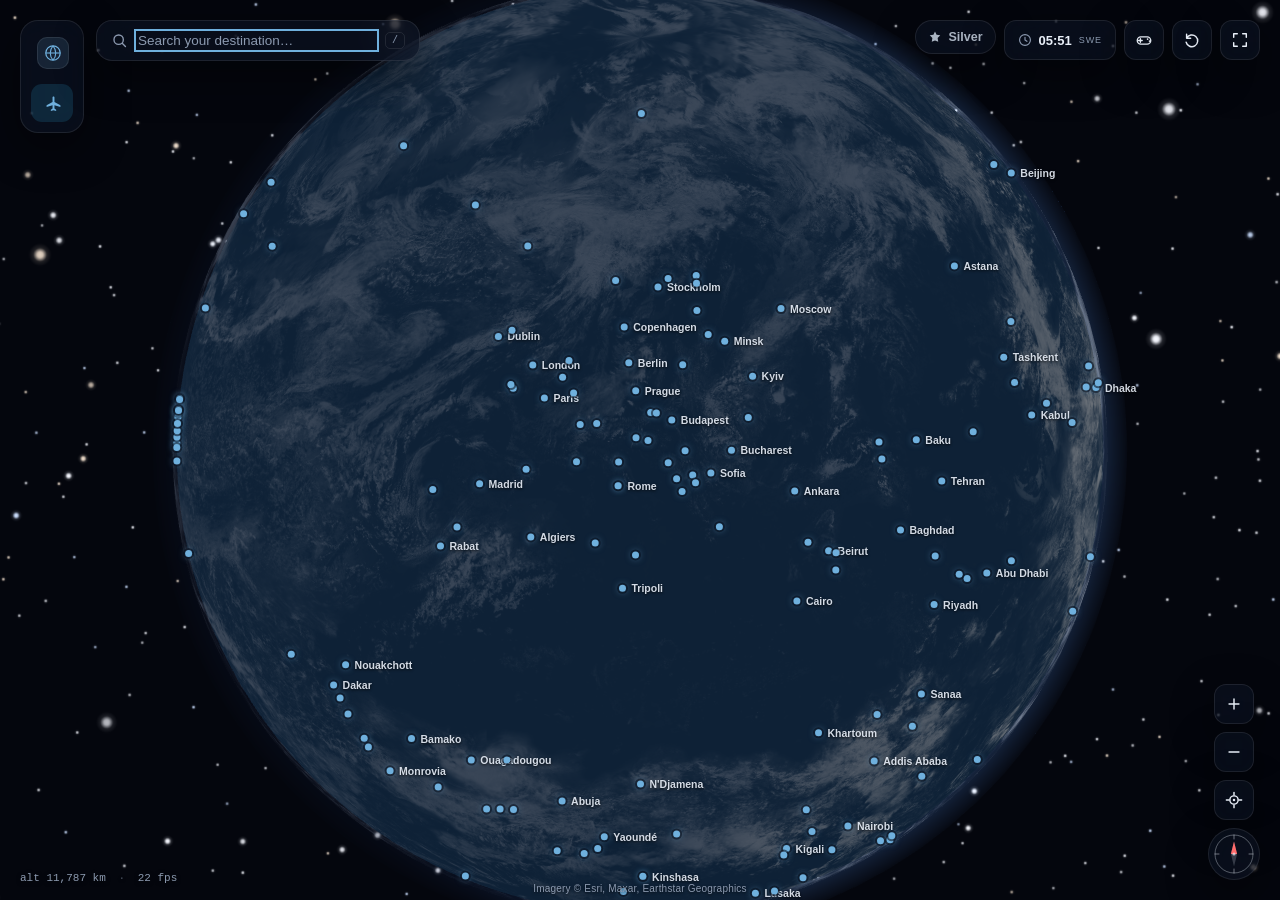
<file: index.html>
<!DOCTYPE html>
<html lang="en" data-theme="dark">
<head>
  <meta charset="UTF-8">
  <meta name="viewport" content="width=device-width, initial-scale=1.0">
  <title>FocusAir</title>
  <link rel="icon" href="data:image/svg+xml,%3Csvg xmlns='http://www.w3.org/2000/svg' viewBox='0 0 20 20'%3E%3Crect width='20' height='20' rx='4.5' fill='%230d1322'/%3E%3Ccircle cx='10' cy='10' r='6.6' fill='none' stroke='%236fb0dd' stroke-width='1.1'/%3E%3Cpath d='M3.4 10h13.2' stroke='%236fb0dd' stroke-width='0.9'/%3E%3Cpath d='M10 3.4a10 10 0 0 1 0 13.2M10 3.4a10 10 0 0 0 0 13.2' fill='none' stroke='%236fb0dd' stroke-width='0.9'/%3E%3C/svg%3E">
  <link rel="stylesheet" href="css/style.css">
</head>
<body>
  <canvas id="globe-canvas"></canvas>
  <div id="labels" aria-hidden="true"></div>

  <!-- collapsible left sidebar -->
  <nav class="hud sidebar" id="sidebar">
    <button class="side-brand" id="side-toggle" aria-label="Expand or collapse the menu" aria-expanded="false">
      <span class="side-mark">
        <svg viewBox="0 0 20 20"><circle cx="10" cy="10" r="8" fill="none" stroke="currentColor" stroke-width="1.4"/><path d="M2 10h16" stroke="currentColor" stroke-width="1.2"/><path d="M10 2a12 12 0 0 1 0 16M10 2a12 12 0 0 0 0 16" fill="none" stroke="currentColor" stroke-width="1.2"/></svg>
      </span>
      <span class="side-word">Focus<b>Air</b></span>
    </button>
    <div class="side-nav" id="side-nav">
      <span class="side-eyebrow">Menu</span>
      <span class="side-indicator" id="side-indicator" aria-hidden="true"></span>
      <button class="side-item is-active" id="side-flights" aria-label="Flights">
        <span class="side-ic"><svg viewBox="0 0 16 16"><path d="M8 1.5c.5 0 .9.4.9.9v4.1l5.6 3.2v1.6L8.9 9.6v3l1.6 1.2v1.2L8 14.4 5.5 15v-1.2L7.1 12.6v-3L1.5 11.3V9.7l5.6-3.2V2.4c0-.5.4-.9.9-.9z" fill="currentColor"/></svg></span>
        <span class="side-label">Flights</span>
      </button>
    </div>
  </nav>

  <!-- loading curtain -->
  <div id="loading">
    <div class="load-brand">
      <svg viewBox="0 0 20 20" width="40" height="40"><circle cx="10" cy="10" r="8" fill="none" stroke="#6fb0dd" stroke-width="1.2" opacity="0.85"/><path d="M2 10h16" stroke="#6fb0dd" stroke-width="1" opacity="0.85"/><path d="M10 2a12 12 0 0 1 0 16M10 2a12 12 0 0 0 0 16" fill="none" stroke="#6fb0dd" stroke-width="1" opacity="0.85"/></svg>
      <div class="load-name">Focus<span>Air</span></div>
    </div>
    <div class="load-track"><div id="load-bar"></div></div>
    <div id="load-status">Warming up the engines…</div>
  </div>

  <!-- top left: search + planner -->
  <div class="hud hud-top-left">
    <div class="search-box glass">
      <svg class="icon" viewBox="0 0 20 20"><circle cx="9" cy="9" r="5.5" fill="none" stroke="currentColor" stroke-width="1.6"/><path d="m13.5 13.5 3.5 3.5" stroke="currentColor" stroke-width="1.6" stroke-linecap="round"/></svg>
      <input id="search-input" type="text" placeholder="Search cities, airports, landmarks…"
             autocomplete="off" spellcheck="false">
      <kbd>/</kbd>
    </div>
    <div id="search-results" class="glass" hidden></div>
    <div id="place-card" class="glass" hidden></div>

    <div class="planner glass" id="planner" hidden>
      <div class="planner-rows">
        <button class="slot" id="origin-slot" type="button"></button>
        <button class="swap" id="swap-btn" type="button" title="Swap origin and destination">
          <svg viewBox="0 0 16 16"><path d="M5 2.5 2 5.5l3 3M2 5.5h9M11 13.5l3-3-3-3M14 10.5H5" fill="none" stroke="currentColor" stroke-width="1.5" stroke-linecap="round" stroke-linejoin="round"/></svg>
        </button>
        <button class="slot" id="dest-slot" type="button"></button>
      </div>
      <div class="planner-field">
        <span class="field-label">Aircraft</span>
        <div class="ac-picker" id="ac-picker">
          <button class="ac-current" id="ac-current" type="button" aria-haspopup="listbox" aria-expanded="false"></button>
          <div class="ac-menu glass" id="ac-menu" role="listbox" hidden></div>
        </div>
      </div>
      <div class="planner-field">
        <label for="departure-input">Departure · origin local time</label>
        <input id="departure-input" type="datetime-local">
      </div>
      <div class="planner-field">
        <label for="trip-min">Total trip · <b id="trip-min-val">15</b> min real time</label>
        <input id="trip-min" class="trip-range" type="range" min="1" max="60" value="15" step="1">
      </div>
      <div class="planner-field">
        <span class="field-label">Breaks · connecting airports</span>
        <div class="break-chips" id="break-chips">
          <button class="break-chip is-on" data-b="0" type="button">Non-stop</button>
          <button class="break-chip" data-b="1" type="button">1</button>
          <button class="break-chip" data-b="2" type="button">2</button>
          <button class="break-chip" data-b="3" type="button">3</button>
        </div>
      </div>
      <div class="planner-field" id="layover-field" hidden>
        <label for="layover-min">Wait at each airport · <b id="layover-min-val">5</b> min</label>
        <input id="layover-min" class="trip-range" type="range" min="1" max="20" value="5" step="1">
      </div>
      <button class="btn btn--primary" id="calc-btn" type="button" disabled>
        <svg class="icon" viewBox="0 0 16 16"><path d="M8 1.5c.5 0 .9.4.9.9v4.1l5.6 3.2v1.6L8.9 9.6v3l1.6 1.2v1.2L8 14.4 5.5 15v-1.2L7.1 12.6v-3L1.5 11.3V9.7l5.6-3.2V2.4c0-.5.4-.9.9-.9z" fill="currentColor"/></svg>
        Calculate flight
      </button>
    </div>
  </div>

  <!-- top right -->
  <div class="hud hud-top-right">
    <button class="mem-chip glass" id="mem-chip" title="Your FocusAir membership">
      <svg viewBox="0 0 16 16" aria-hidden="true"><path d="M8 1.7l1.8 3.8 4.2.6-3 3 .7 4.2L8 11.9 4.3 13.3l.7-4.2-3-3 4.2-.6z" fill="currentColor"/></svg>
      <span id="mem-tier">Silver</span>
    </button>
    <div class="clock" id="se-clock" title="Local time in Sweden">
      <svg class="icon" viewBox="0 0 16 16"><circle cx="8" cy="8" r="6.2" fill="none" stroke="currentColor" stroke-width="1.3"/><path d="M8 4.8V8l2.2 1.5" fill="none" stroke="currentColor" stroke-width="1.3" stroke-linecap="round" stroke-linejoin="round"/></svg>
      <span id="se-clock-time">--:--</span>
      <span class="clock-label">SWE</span>
    </div>
    <button class="ctl" id="game-toggle" title="2D airport minigame: off">
      <svg viewBox="0 0 20 20"><rect x="2.5" y="6.5" width="15" height="8" rx="4" fill="none" stroke="currentColor" stroke-width="1.5"/><path d="M6 8.5v4M4 10.5h4" stroke="currentColor" stroke-width="1.5" stroke-linecap="round"/><circle cx="14" cy="9" r="1" fill="currentColor"/><circle cx="16.2" cy="11.2" r="1" fill="currentColor"/></svg>
    </button>
    <button class="ctl" id="reset-btn" title="Reset everything">
      <svg viewBox="0 0 20 20"><path d="M4 8a6.5 6.5 0 1 1-.5 4.5M4 3.5V8h4.5" fill="none" stroke="currentColor" stroke-width="1.6" stroke-linecap="round" stroke-linejoin="round"/></svg>
    </button>
    <button class="ctl" id="fs-btn" title="Fullscreen">
      <svg viewBox="0 0 20 20"><path d="M3 7V3h4M13 3h4v4M17 13v4h-4M7 17H3v-4" fill="none" stroke="currentColor" stroke-width="1.6" stroke-linecap="round" stroke-linejoin="round"/></svg>
    </button>
  </div>

  <!-- bottom right -->
  <div class="hud hud-bottom-right">
    <button class="ctl" id="zoom-in" title="Zoom in">
      <svg viewBox="0 0 20 20"><path d="M10 4.5v11M4.5 10h11" fill="none" stroke="currentColor" stroke-width="1.6" stroke-linecap="round"/></svg>
    </button>
    <button class="ctl" id="zoom-out" title="Zoom out">
      <svg viewBox="0 0 20 20"><path d="M4.5 10h11" fill="none" stroke="currentColor" stroke-width="1.6" stroke-linecap="round"/></svg>
    </button>
    <button class="ctl" id="home-btn" title="Fly to my location">
      <svg viewBox="0 0 20 20"><circle cx="10" cy="10" r="4.6" fill="none" stroke="currentColor" stroke-width="1.6"/><circle cx="10" cy="10" r="1.4" fill="currentColor"/><path d="M10 1.5v3M10 15.5v3M1.5 10h3M15.5 10h3" stroke="currentColor" stroke-width="1.6" stroke-linecap="round"/></svg>
    </button>
    <div class="ctl compass" id="compass" title="Point north up">
      <svg viewBox="0 0 44 44">
        <circle cx="22" cy="22" r="19" fill="none" stroke="currentColor" stroke-width="1" opacity="0.35"/>
        <g stroke="currentColor" opacity="0.45" stroke-linecap="round">
          <path d="M22 3v4M22 37v4M3 22h4M37 22h4"/>
        </g>
        <g id="compass-rose">
          <path d="M22 9.5l3.1 12.5L22 34.5l-3.1-12.5z" fill="currentColor" opacity="0.2"/>
          <path d="M22 9.5l3.1 12.5h-6.2z" fill="#ff6b6b"/>
          <circle cx="22" cy="22" r="1.6" fill="currentColor" opacity="0.7"/>
        </g>
      </svg>
    </div>
  </div>

  <!-- bottom left telemetry -->
  <div class="hud hud-bottom-left">
    <span id="coords">—</span>
    <span class="sep">·</span>
    <span id="fps">— fps</span>
  </div>

  <div id="tile-attrib" hidden>Imagery © Esri, Maxar, Earthstar Geographics</div>

  <!-- bottom center: flight dashboard -->
  <div id="info-panel" class="glass" hidden>
    <div id="info-body"></div>
  </div>

  <div id="context-card" class="glass" hidden></div>
  <div id="mem-card" class="glass" hidden></div>
  <div id="arrival-card" hidden></div>
  <div id="boarding" hidden></div>
  <div id="board-queue" hidden></div>
  <div id="sim-dash" class="glass" hidden></div>
  <div id="cabin-view" hidden aria-hidden="true"></div>
  <div id="airport-game" hidden aria-hidden="true"><iframe id="airport-frame" title="Airport minigame"></iframe></div>
  <div id="toast" class="glass" hidden></div>

  <script src="vendor/gsap/gsap.min.js"></script>
  <script type="module" src="js/main.js"></script>
</body>
</html>
</file>
<file: css/style.css>
/* ---------- design tokens ---------- */
:root {
  --bg: #04060d;
  --glass: rgba(13, 19, 34, 0.6);
  --glass-strong: rgba(11, 17, 30, 0.82);
  --stroke: rgba(255, 255, 255, 0.09);
  --ink: #e9eff8;
  --muted: #8c9ab0;
  --accent: #6fb0dd;
  --accent-ink: #0a141d;
  --origin: #86c7a2;
  --dest: #e0a081;
  --stop: #d6bd83;
  --danger: #d98d88;
  --radius: 16px;
  --shadow: 0 14px 44px rgba(0, 0, 0, 0.45);
  --font: -apple-system, BlinkMacSystemFont, 'Segoe UI', Roboto, 'Helvetica Neue', Arial, sans-serif;
  --mono: ui-monospace, 'SF Mono', SFMono-Regular, Menlo, Consolas, 'Liberation Mono', monospace;
  color-scheme: dark;
}

* { margin: 0; padding: 0; box-sizing: border-box; }
html, body { height: 100%; overflow: hidden; }
body {
  background: var(--bg);
  color: var(--ink);
  font-family: var(--font);
  font-size: 14px;
  -webkit-font-smoothing: antialiased;
}
::selection { background: rgba(55, 198, 255, 0.35); }

#globe-canvas {
  position: fixed; inset: 0; width: 100%; height: 100%;
  display: block; cursor: grab; touch-action: none;
}
#globe-canvas.grabbing { cursor: grabbing; }

#labels { position: fixed; inset: 0; pointer-events: none; z-index: 3; }

button { font-family: inherit; color: inherit; background: none; border: none; cursor: pointer; }
button:focus-visible, input:focus-visible, select:focus-visible {
  outline: 2px solid var(--accent); outline-offset: 2px;
}

/* ---------- glass ---------- */
.glass {
  background: var(--glass);
  -webkit-backdrop-filter: blur(18px) saturate(1.5);
  backdrop-filter: blur(18px) saturate(1.5);
  border: 1px solid var(--stroke);
  border-radius: var(--radius);
  box-shadow: var(--shadow);
}

/* ---------- loading curtain ---------- */
#loading {
  position: fixed; inset: 0; z-index: 100;
  display: flex; flex-direction: column; align-items: center; justify-content: center; gap: 22px;
  background: radial-gradient(ellipse at 50% 38%, #0b1526 0%, #04060d 70%);
}
.load-brand { display: flex; flex-direction: column; align-items: center; gap: 14px; }
.load-name { font-size: 22px; font-weight: 300; letter-spacing: 0.26em; text-transform: uppercase; }
.load-name span { font-weight: 700; color: var(--accent); }
.load-track { width: 220px; height: 3px; border-radius: 3px; background: rgba(255, 255, 255, 0.1); overflow: hidden; }
#load-bar {
  width: 0; height: 100%; border-radius: 3px;
  background: linear-gradient(90deg, #1d7fb8, var(--accent));
  transition: width 0.35s ease;
}
#load-status { font-size: 12px; color: var(--muted); letter-spacing: 0.04em; }

/* ---------- HUD islands ---------- */
.hud { position: fixed; z-index: 5; opacity: 0; transform: translateY(12px); }
.hud--ready { opacity: 1; transform: none; }
.hud-top-left {
  top: 20px; left: 96px; width: min(324px, calc(100vw - 116px));
  display: flex; flex-direction: column; gap: 10px;
  transition: left 0.28s cubic-bezier(0.4, 0, 0.2, 1);
}
body.sidebar-open .hud-top-left { left: 258px; width: min(324px, calc(100vw - 278px)); }
.hud-top-right { top: 20px; right: 20px; display: flex; gap: 8px; }
.hud-bottom-right {
  bottom: 20px; right: 20px;
  display: flex; flex-direction: column; align-items: center; gap: 8px;
}
.hud-bottom-left {
  bottom: 16px; left: 20px;
  font-family: var(--mono); font-size: 11px; color: var(--muted);
  text-shadow: 0 1px 4px rgba(0, 0, 0, 0.6);
}
.hud-bottom-left .sep { margin: 0 6px; opacity: 0.5; }

/* ---------- search ---------- */
.search-box { display: flex; align-items: center; gap: 10px; padding: 11px 14px; }
.search-box .icon { width: 17px; height: 17px; color: var(--muted); flex: none; }
.search-box input {
  flex: 1; min-width: 0; background: none; border: none; color: var(--ink);
  font: inherit; font-size: 13.5px;
}
.search-box input::placeholder { color: var(--muted); }
.search-box kbd {
  font-family: var(--mono); font-size: 10px; color: var(--muted);
  border: 1px solid var(--stroke); border-radius: 5px; padding: 2px 6px;
}
#search-results { overflow: hidden auto; max-height: 330px; padding: 6px; }
.search-heading {
  font-size: 10px; text-transform: uppercase; letter-spacing: 0.1em;
  color: var(--muted); padding: 6px 10px 4px;
}
.search-row {
  display: flex; align-items: center; gap: 11px; width: 100%;
  padding: 8px 10px; border-radius: 10px; text-align: left;
  transition: background 0.15s ease;
}
.search-row:hover, .search-row.is-active { background: rgba(120, 170, 255, 0.12); }
.search-icon { width: 16px; height: 16px; flex: none; color: var(--muted); }
.search-icon svg { width: 100%; height: 100%; display: block; }
.search-icon--airport { color: var(--accent); }
.search-icon--landmark { color: var(--stop); }
.search-icon--city { color: #9db8e8; }
.search-text { display: flex; flex-direction: column; min-width: 0; }
.search-name { font-size: 13.5px; font-weight: 550; white-space: nowrap; overflow: hidden; text-overflow: ellipsis; }
.search-sub { font-size: 11.5px; color: var(--muted); white-space: nowrap; overflow: hidden; text-overflow: ellipsis; }

/* ---------- planner ---------- */
.planner { padding: 14px; display: flex; flex-direction: column; gap: 12px; }
.planner[hidden] { display: none; }
.planner-rows {
  display: grid; grid-template-columns: 1fr auto; grid-template-rows: 1fr 1fr;
  gap: 8px; align-items: stretch;
}
.slot {
  display: flex; align-items: center; gap: 10px; text-align: left;
  padding: 9px 12px; border-radius: 12px;
  background: rgba(255, 255, 255, 0.045); border: 1px solid var(--stroke);
  transition: border-color 0.2s ease, background 0.2s ease, box-shadow 0.2s ease;
  min-height: 46px;
}
.slot:hover { background: rgba(255, 255, 255, 0.08); }
.slot.is-pending { border-color: var(--accent); box-shadow: 0 0 0 3px rgba(55, 198, 255, 0.18); }
.slot-dot { width: 9px; height: 9px; border-radius: 50%; flex: none; }
.slot-dot--origin { background: var(--origin); box-shadow: 0 0 8px var(--origin); }
.slot-dot--dest { background: var(--dest); box-shadow: 0 0 8px var(--dest); }
.slot-text { display: flex; flex-direction: column; min-width: 0; flex: 1; }
.slot-text--empty { color: var(--muted); font-size: 13px; }
.slot-name { font-size: 13.5px; font-weight: 600; white-space: nowrap; overflow: hidden; text-overflow: ellipsis; }
.slot-sub { font-size: 11px; color: var(--muted); }
.slot-hint { font-size: 10px; color: var(--muted); opacity: 0.7; flex: none; }
.slot-clear {
  flex: none; width: 20px; height: 20px; border-radius: 50%;
  display: grid; place-items: center; color: var(--muted);
  font-size: 14px; line-height: 1; transition: all 0.15s ease;
}
.slot-clear:hover { background: rgba(255, 255, 255, 0.14); color: var(--ink); }
.swap {
  grid-column: 2; grid-row: 1 / 3; align-self: center;
  width: 34px; height: 34px; border-radius: 10px;
  display: grid; place-items: center;
  background: rgba(255, 255, 255, 0.05); border: 1px solid var(--stroke);
  color: var(--muted); transition: all 0.2s ease;
}
.swap:hover { color: var(--accent); transform: rotate(180deg); background: rgba(255, 255, 255, 0.09); }
.swap svg { width: 15px; height: 15px; }

.planner-field { display: flex; flex-direction: column; gap: 5px; }
.planner-field label, .planner-field .field-label {
  font-size: 10px; text-transform: uppercase; letter-spacing: 0.1em; color: var(--muted);
}
.planner-field input {
  font: inherit; font-size: 13px; color: var(--ink);
  background: rgba(255, 255, 255, 0.045);
  border: 1px solid var(--stroke); border-radius: 10px;
  padding: 8px 10px; width: 100%;
}

/* ---------- aircraft picker ---------- */
.ac-picker { position: relative; }
.ac-current {
  display: flex; align-items: center; gap: 10px; width: 100%;
  padding: 8px 10px; border-radius: 12px; text-align: left;
  background: rgba(255, 255, 255, 0.045); border: 1px solid var(--stroke);
  transition: border-color 0.2s ease, background 0.2s ease;
}
.ac-current:hover { background: rgba(255, 255, 255, 0.08); border-color: rgba(55, 198, 255, 0.4); }
.ac-current[aria-expanded='true'] { border-color: var(--accent); box-shadow: 0 0 0 3px rgba(55, 198, 255, 0.16); }
.ac-art { display: grid; place-items: center; flex: none; }
.ac-art svg { width: 46px; height: 46px; display: block; }
.ac-art--sm svg { width: 30px; height: 30px; transform: rotate(90deg); }
.ac-cur-text { display: flex; flex-direction: column; min-width: 0; flex: 1; }
.ac-name { font-size: 13.5px; font-weight: 640; white-space: nowrap; overflow: hidden; text-overflow: ellipsis; }
.ac-maker { font-size: 11px; color: var(--muted); white-space: nowrap; overflow: hidden; text-overflow: ellipsis; }
.ac-chevron { width: 12px; height: 12px; color: var(--muted); flex: none; transition: transform 0.2s ease; }
.ac-current[aria-expanded='true'] .ac-chevron { transform: rotate(180deg); }

.ac-menu {
  position: absolute; top: calc(100% + 8px); left: 0; right: 0; z-index: 40;
  padding: 6px; background: var(--glass-strong); border-radius: 14px;
  -webkit-backdrop-filter: blur(24px) saturate(1.4);
  backdrop-filter: blur(24px) saturate(1.4);
}
.ac-row {
  display: grid; grid-template-columns: 54px 1fr; gap: 10px; align-items: center;
  width: 100%; padding: 9px 10px; border-radius: 11px; text-align: left;
  border: 1px solid transparent;
  transition: background 0.15s ease, border-color 0.15s ease, transform 0.15s ease;
}
.ac-row:hover { background: rgba(255, 255, 255, 0.07); transform: translateX(2px); }
.ac-row.is-selected { border-color: var(--accent); background: rgba(55, 198, 255, 0.09); }
.ac-info { display: flex; flex-direction: column; gap: 1px; min-width: 0; }
.ac-stats { display: flex; flex-direction: column; gap: 3px; margin-top: 6px; }
.ac-stat { display: grid; grid-template-columns: 34px 1fr 62px; gap: 7px; align-items: center; }
.ac-stat-label {
  font-size: 8.5px; text-transform: uppercase; letter-spacing: 0.07em; color: var(--muted);
}
.ac-track { height: 3px; border-radius: 3px; background: rgba(255, 255, 255, 0.1); overflow: hidden; }
.ac-fill { display: block; height: 100%; border-radius: 3px; opacity: 0.85; }
.ac-stat-val {
  font-size: 10px; color: var(--muted); text-align: right;
  font-variant-numeric: tabular-nums; white-space: nowrap;
}

/* ---------- buttons ---------- */
.btn {
  display: inline-flex; align-items: center; justify-content: center; gap: 8px;
  font-size: 13px; font-weight: 600; border-radius: 11px; padding: 9px 14px;
  border: 1px solid transparent;
  transition: transform 0.18s ease, box-shadow 0.18s ease, background 0.18s ease;
}
.btn:hover { transform: translateY(-1px); }
.btn:active { transform: scale(0.97); }
.btn .icon { width: 14px; height: 14px; }
.btn--primary {
  background: linear-gradient(180deg, #7fb6dd, #4f93c4); color: #0a141d;
  box-shadow: 0 3px 14px rgba(111, 176, 221, 0.26);
}
.btn--primary:hover { box-shadow: 0 5px 20px rgba(111, 176, 221, 0.4); }
.btn--primary:disabled {
  background: rgba(255, 255, 255, 0.07); color: var(--muted);
  box-shadow: none; cursor: not-allowed; transform: none;
}
.btn--origin { background: rgba(61, 220, 151, 0.14); color: var(--origin); border-color: rgba(61, 220, 151, 0.35); }
.btn--origin:hover { background: rgba(61, 220, 151, 0.26); box-shadow: 0 4px 16px rgba(61, 220, 151, 0.25); }
.btn--dest { background: rgba(255, 138, 92, 0.14); color: var(--dest); border-color: rgba(255, 138, 92, 0.35); }
.btn--dest:hover { background: rgba(255, 138, 92, 0.26); box-shadow: 0 4px 16px rgba(255, 138, 92, 0.25); }
.btn--ghost { background: rgba(255, 255, 255, 0.07); color: var(--ink); border-color: var(--stroke); }
.btn--ghost:hover { background: rgba(255, 255, 255, 0.13); }

/* ---------- cards ---------- */
#place-card, #context-card { padding: 14px; position: relative; }
#context-card { position: fixed; z-index: 8; min-width: 210px; }
.card-title { font-size: 15px; font-weight: 650; padding-right: 24px; }
.card-title--sm { font-size: 13.5px; }
.card-sub { font-size: 12px; color: var(--muted); margin-top: 1px; }
.card-meta { font-family: var(--mono); font-size: 11px; color: var(--muted); margin-top: 7px; }
.card-actions { display: flex; flex-wrap: wrap; gap: 7px; margin-top: 12px; }
.card-actions .btn { flex: 1; padding: 8px 10px; font-size: 12px; white-space: nowrap; }
.card-close {
  position: absolute; top: 10px; right: 10px;
  width: 24px; height: 24px; border-radius: 50%;
  display: grid; place-items: center;
  color: var(--muted); font-size: 15px; line-height: 1;
  transition: all 0.15s ease;
}
.card-close:hover { background: rgba(255, 255, 255, 0.12); color: var(--ink); }

/* ---------- controls ---------- */
.ctl {
  width: 40px; height: 40px; border-radius: 12px;
  display: grid; place-items: center;
  background: var(--glass);
  -webkit-backdrop-filter: blur(18px) saturate(1.5);
  backdrop-filter: blur(18px) saturate(1.5);
  border: 1px solid var(--stroke);
  box-shadow: var(--shadow);
  color: var(--ink); font-size: 17px;
  transition: transform 0.18s ease, background 0.18s ease, box-shadow 0.18s ease;
}
.ctl:hover { transform: translateY(-2px); background: var(--glass-strong); box-shadow: 0 8px 22px rgba(0, 0, 0, 0.45); }
.ctl:active { transform: scale(0.94); }
.ctl svg { width: 18px; height: 18px; }
.ctl.is-on { color: var(--accent); }
.compass { width: 52px; height: 52px; border-radius: 50%; }
.compass svg { width: 44px; height: 44px; }

/* ---------- Swedish clock ---------- */
.clock {
  display: flex; align-items: center; gap: 7px;
  height: 40px; padding: 0 13px; border-radius: 12px;
  background: var(--glass);
  -webkit-backdrop-filter: blur(18px) saturate(1.5);
  backdrop-filter: blur(18px) saturate(1.5);
  border: 1px solid var(--stroke);
  box-shadow: var(--shadow);
}
.clock .icon { width: 14px; height: 14px; color: var(--muted); }
#se-clock-time { font-size: 13px; font-weight: 640; font-variant-numeric: tabular-nums; }
.clock-label {
  font-size: 9px; text-transform: uppercase; letter-spacing: 0.1em; color: var(--muted);
}

/* ---------- collapsible sidebar (clean docked-rail inspiration) ---------- */
.sidebar {
  top: 20px; left: 20px;
  width: 64px; padding: 10px;
  display: flex; flex-direction: column; gap: 6px;
  border-radius: 18px;
  background: var(--glass);
  -webkit-backdrop-filter: blur(18px) saturate(1.5);
  backdrop-filter: blur(18px) saturate(1.5);
  border: 1px solid var(--stroke);
  box-shadow: var(--shadow);
  transition: width 0.28s cubic-bezier(0.4, 0, 0.2, 1);
}
.sidebar.is-open { width: 226px; }

.side-brand {
  display: flex; align-items: center; gap: 12px;
  width: 100%; padding: 6px; border-radius: 12px;
  color: var(--ink); text-align: left;
  transition: background 0.15s ease;
}
.side-brand:hover { background: rgba(255, 255, 255, 0.08); }
.side-mark {
  display: grid; place-items: center; flex: none;
  width: 32px; height: 32px; border-radius: 10px;
  color: var(--accent);
  background: rgba(111, 176, 221, 0.14);
  border: 1px solid var(--stroke);
}
.side-mark svg { width: 18px; height: 18px; }
.side-word {
  font-size: 17px; font-weight: 300; letter-spacing: 0.04em; white-space: nowrap;
  overflow: hidden; max-width: 140px; opacity: 1;
  transition: opacity 0.2s ease, max-width 0.28s ease;
}
.side-word b { font-weight: 700; color: var(--accent); }
.sidebar:not(.is-open) .side-word { opacity: 0; max-width: 0; }

.side-nav { position: relative; display: flex; flex-direction: column; gap: 3px; }
.side-eyebrow {
  font-size: 9.5px; font-weight: 700; letter-spacing: 0.14em; text-transform: uppercase;
  color: var(--muted); padding: 4px 12px 6px; white-space: nowrap; overflow: hidden;
  opacity: 1; transition: opacity 0.18s ease;
}
.sidebar:not(.is-open) .side-eyebrow { opacity: 0; height: 0; padding: 0; }

/* the sliding highlight: js writes --ind-y/--ind-h so it glides between items */
.side-indicator {
  position: absolute; left: 0; right: 0;
  top: var(--ind-y, 0); height: var(--ind-h, 0);
  border-radius: 11px; background: rgba(55, 198, 255, 0.14);
  opacity: 0; pointer-events: none;
  transition: top 0.26s cubic-bezier(0.4, 0, 0.2, 1),
    height 0.26s cubic-bezier(0.4, 0, 0.2, 1), opacity 0.2s ease;
}
.side-indicator.is-ready { opacity: 1; }
.side-indicator::before {
  content: ""; position: absolute; left: -10px; top: 8px; bottom: 8px; width: 3px;
  border-radius: 0 3px 3px 0; background: var(--accent);
  transition: opacity 0.15s ease;
}
.sidebar:not(.is-open) .side-indicator::before { opacity: 0; }

.side-item {
  position: relative; z-index: 1;
  display: flex; align-items: center; gap: 12px;
  width: 100%; padding: 9px 12px; border-radius: 11px;
  color: var(--muted); font-size: 13.5px; font-weight: 550; text-align: left;
  white-space: nowrap; transition: color 0.15s ease;
}
.side-item:hover { color: var(--ink); background: rgba(255, 255, 255, 0.09); }
.side-item.is-active { color: var(--accent); font-weight: 640; }
.side-ic { display: grid; place-items: center; width: 20px; height: 20px; flex: none; color: currentColor; }
.side-ic svg { width: 17px; height: 17px; }
.side-label {
  flex: 1 1 auto; overflow: hidden; max-width: 140px; opacity: 1;
  transition: opacity 0.18s ease, max-width 0.28s ease;
}
.sidebar:not(.is-open) .side-label { opacity: 0; max-width: 0; flex: 0 0 0; }

/* icon-rail tooltips (aria-label doubles as the visible name) */
.sidebar:not(.is-open) .side-item::after {
  content: attr(aria-label); position: absolute; left: calc(100% + 14px); top: 50%;
  transform: translateY(-50%) translateX(-4px); white-space: nowrap;
  padding: 6px 10px; font-size: 12px; font-weight: 600; color: var(--ink);
  background: var(--glass-strong);
  -webkit-backdrop-filter: blur(12px); backdrop-filter: blur(12px);
  border: 1px solid var(--stroke); border-radius: 9px; box-shadow: var(--shadow);
  opacity: 0; pointer-events: none; z-index: 20;
  transition: opacity 0.15s ease, transform 0.15s ease;
}
.sidebar:not(.is-open) .side-item:hover::after { opacity: 1; transform: translateY(-50%); }

body.sim-on .sidebar { display: none; }

/* ---------- pin callouts (tactical style) ---------- */
.pin-label {
  position: absolute; top: 0; left: 0; will-change: transform;
  display: flex; align-items: baseline; gap: 7px;
  padding: 1px 3px 3px; white-space: nowrap;
  font-family: var(--mono); font-size: 10.5px; letter-spacing: 0.05em;
  color: var(--ink); text-shadow: 0 1px 3px rgba(0, 0, 0, 0.75);
  border-bottom: 1.4px solid var(--pc, rgba(255, 255, 255, 0.6));
  transition: opacity 0.5s ease;
}
.pin-label.is-pending { opacity: 0; } /* prints in once the fly-to lands */
.pin-label::after { /* leader stem down to the marker */
  content: ''; position: absolute; left: 0; top: 100%;
  width: 1.4px; height: var(--stem, 26px);
  background: linear-gradient(var(--pc, rgba(255, 255, 255, 0.6)), rgba(255, 255, 255, 0.05));
}
.pin-tag {
  font-size: 8px; font-weight: 700; letter-spacing: 0.1em;
  padding: 1px 4px; border-radius: 3px; color: #0a141d; background: var(--pc);
}
.pin-name { font-weight: 600; }
.pin-label--origin { --pc: var(--origin); }
.pin-label--dest { --pc: var(--dest); }
.pin-label--stop { --pc: var(--stop); font-size: 9.5px; }
.pin-label--user { --pc: var(--accent); }

/* big-city markers during flight */
.city-label {
  position: absolute; top: 0; left: 0; will-change: transform; pointer-events: none;
  font-family: var(--mono); font-size: 10px; letter-spacing: 0.03em;
  color: rgba(238, 244, 252, 0.82); text-shadow: 0 1px 3px rgba(0, 0, 0, 0.9);
  white-space: nowrap;
}
.city-label::before {
  content: ''; position: absolute; left: -8px; top: 50%; transform: translateY(-50%);
  width: 3px; height: 3px; border-radius: 50%;
  background: rgba(255, 255, 255, 0.7); box-shadow: 0 0 3px rgba(0, 0, 0, 0.9);
}

.ctl.is-locating svg { animation: locating 1.1s ease-in-out infinite; color: var(--accent); }
@keyframes locating {
  0%, 100% { opacity: 1; transform: scale(1); }
  50% { opacity: 0.45; transform: scale(0.86); }
}

/* ---------- info panel ---------- */
#info-panel {
  position: fixed; z-index: 6;
  left: 50%; bottom: 22px; transform: translateX(-50%);
  width: min(780px, calc(100vw - 44px));
  border-radius: 20px; padding: 16px 20px 18px;
}
#info-panel[hidden] { display: none; }
.info-head { display: flex; justify-content: space-between; align-items: flex-start; gap: 12px; }
.info-route { font-size: 17px; font-weight: 680; letter-spacing: -0.01em; }
.route-arrow { color: var(--accent); font-weight: 400; margin: 0 2px; }
.info-sub { font-size: 12px; color: var(--muted); margin-top: 2px; }
.info-actions { display: flex; gap: 8px; align-items: center; flex: none; }
.info-actions .card-close { position: static; }
.info-actions .btn { padding: 6px 12px; font-size: 12px; }
.info-badge { margin-top: 10px; }
.badge {
  display: inline-block; font-size: 11.5px; font-weight: 600;
  border-radius: 20px; padding: 4px 11px;
}
.badge--good { background: rgba(61, 220, 151, 0.14); color: var(--origin); border: 1px solid rgba(61, 220, 151, 0.3); }
.badge--warn { background: rgba(255, 209, 102, 0.13); color: var(--stop); border: 1px solid rgba(255, 209, 102, 0.3); }
.badge--bad { background: rgba(255, 107, 107, 0.13); color: var(--danger); border: 1px solid rgba(255, 107, 107, 0.32); }
.info-grid {
  display: grid; grid-template-columns: repeat(4, 1fr); gap: 13px 18px; margin-top: 14px;
}
.stat-label {
  font-size: 10px; text-transform: uppercase; letter-spacing: 0.09em;
  color: var(--muted); margin-bottom: 3px;
}
.stat-value { font-size: 14.5px; font-weight: 640; font-variant-numeric: tabular-nums; }
.stat-sub { font-size: 11px; color: var(--muted); margin-top: 2px; }

/* ---------- boarding & flight sim ---------- */
#boarding {
  position: fixed; inset: 0; z-index: 50;
  display: grid; place-items: center;
  background: rgba(3, 7, 14, 0.45);
  -webkit-backdrop-filter: blur(7px);
  backdrop-filter: blur(7px);
}
#boarding[hidden] { display: none; }
.boarding-card {
  width: min(430px, calc(100vw - 28px));
  max-height: calc(100vh - 40px); overflow-y: auto;
  padding: 18px; position: relative;
}
.bp-eyebrow {
  font-size: 10px; text-transform: uppercase; letter-spacing: 0.14em;
  color: var(--muted); margin-bottom: 10px;
}
.bp {
  border: 1px solid var(--stroke); border-radius: 14px;
  padding: 14px 16px 12px;
  background: linear-gradient(160deg, rgba(55, 198, 255, 0.07), rgba(255, 255, 255, 0.02));
}
.bp-route { display: flex; align-items: center; justify-content: space-between; gap: 10px; }
.bp-route > div:last-child { text-align: right; }
.bp-code { font-size: 30px; font-weight: 750; letter-spacing: 0.02em; }
.bp-city { font-size: 11px; color: var(--muted); }
.bp-plane { width: 18px; height: 18px; color: var(--accent); flex: none; }
.bp-grid {
  display: grid; grid-template-columns: repeat(3, 1fr); gap: 8px 12px;
  margin-top: 14px; padding-top: 12px;
  border-top: 1px dashed var(--stroke);
}
.bp-grid span {
  display: block; font-size: 9px; text-transform: uppercase;
  letter-spacing: 0.09em; color: var(--muted);
}
.bp-grid b { font-size: 12.5px; font-weight: 640; }
.bp-strip {
  height: 26px; margin-top: 12px; border-radius: 4px; opacity: 0.5;
  background: repeating-linear-gradient(90deg,
    currentColor 0 2px, transparent 2px 5px, currentColor 5px 6px, transparent 6px 11px);
}
.bp-seats-title {
  font-size: 10px; text-transform: uppercase; letter-spacing: 0.12em;
  color: var(--muted); margin: 15px 0 8px;
}
/* seat map drawn inside a plane fuselage: nose cone up top, seats down the body */
.cabin-map { margin: 2px 0 14px; }
.cabin-nose { line-height: 0; display: flex; justify-content: center; }
.cabin-nose svg { width: 234px; max-width: 100%; height: 58px; display: block; }
.cabin-body {
  width: 234px; max-width: 100%; margin: 0 auto; box-sizing: border-box;
  padding: 9px 12px 12px;
  background: linear-gradient(180deg, #15181e, #0d0f14);
  border: 1px solid rgba(255, 255, 255, 0.05); border-top: none;
  border-radius: 0 0 18px 18px;
  box-shadow: inset 0 0 34px rgba(0, 0, 0, 0.55);
}
.cabin-cols { display: flex; justify-content: center; gap: 4px; margin-bottom: 7px; }
.cabin-cols span {
  width: 26px; text-align: center; font-size: 9.5px; font-weight: 700;
  letter-spacing: 0.06em; color: var(--muted);
}
.seat-map { display: flex; flex-direction: column; gap: 5px; max-height: 214px; overflow-y: auto; }
.seat-row { display: flex; align-items: center; justify-content: center; gap: 4px; }
.seat-group { display: flex; gap: 4px; }
.seat-rownum {
  width: 26px; text-align: center; font-size: 9.5px; color: rgba(255, 255, 255, 0.34);
  font-variant-numeric: tabular-nums; font-weight: 600; flex: none;
}
.seat {
  width: 26px; height: 25px; border-radius: 7px; flex: none;
  background: #262c35; border: 1px solid rgba(255, 255, 255, 0.07);
  cursor: pointer; transition: background 0.12s ease, transform 0.12s ease, box-shadow 0.12s ease;
}
.seat:not(.is-occ):hover { background: rgba(55, 198, 255, 0.34); transform: translateY(-1px); }
.seat.is-occ { background: #14171d; border-color: transparent; cursor: not-allowed; }
.seat.is-sel { background: var(--accent); border-color: var(--accent); box-shadow: 0 0 10px rgba(55, 198, 255, 0.6); }
.boarding-card .btn--primary { width: 100%; }

/* boarding queue popup (Board -> gate -> takeoff), centered on screen */
#board-queue {
  position: fixed; z-index: 40; left: 50%; top: 50%; transform: translate(-50%, -50%);
  width: min(384px, calc(100vw - 40px));
}
#board-queue[hidden] { display: none; }
.bq-card { padding: 18px 20px; border-radius: 18px; box-shadow: 0 24px 60px rgba(0, 0, 0, 0.5); }
.bq-head { display: flex; align-items: baseline; justify-content: space-between; gap: 10px; margin-bottom: 4px; }
.bq-sub { font-size: 11px; color: var(--muted); margin-bottom: 14px; }
.bq-foot { font-size: 11px; color: var(--muted); margin-top: 12px; text-align: center; letter-spacing: 0.03em; }
.bq-title { font-size: 14px; font-weight: 680; }
.bq-flight { font-size: 11px; color: var(--muted); font-family: var(--mono); }
.bq-list { display: flex; flex-direction: column; gap: 2px; margin-bottom: 12px; }
.bq-row {
  display: flex; align-items: center; gap: 10px; padding: 5px 8px; border-radius: 8px;
  font-size: 12px; color: var(--muted); transition: color 0.2s ease, background 0.2s ease;
}
.bq-dot { width: 6px; height: 6px; border-radius: 50%; background: currentColor; flex: none; opacity: 0.5; }
.bq-name { flex: 1; white-space: nowrap; overflow: hidden; text-overflow: ellipsis; }
.bq-check { opacity: 0; color: var(--origin); font-weight: 700; transition: opacity 0.2s ease; }
.bq-row.is-boarding { color: var(--accent); background: rgba(111, 176, 221, 0.12); }
.bq-row.is-boarding .bq-dot { opacity: 1; box-shadow: 0 0 6px var(--accent); }
.bq-row.is-done { color: var(--ink); }
.bq-row.is-done .bq-dot { opacity: 0; }
.bq-row.is-done .bq-check { opacity: 1; }
.bq-bar { height: 4px; border-radius: 4px; background: rgba(255, 255, 255, 0.1); overflow: hidden; }
.bq-bar span {
  display: block; height: 100%; width: 0%; border-radius: 4px;
  background: linear-gradient(90deg, #4f7f9e, var(--accent));
}

#sim-dash {
  position: fixed; z-index: 7; top: 74px; right: 20px;
  width: min(300px, calc(100vw - 40px));
  padding: 13px 15px; border-radius: 16px;
}
#sim-dash[hidden] { display: none; }
.dash-head { display: flex; align-items: center; justify-content: space-between; gap: 8px; }
.dash-route { font-size: 13.5px; font-weight: 680; }
.dash-exit { padding: 4px 10px; font-size: 11px; }
.dash-leg {
  display: flex; align-items: center; flex-wrap: wrap; gap: 4px 7px;
  margin-top: 7px; font-size: 11.5px; font-weight: 660; color: var(--accent);
}
.dash-leg .leg-count {
  font-size: 9.5px; font-weight: 700; letter-spacing: 0.08em; text-transform: uppercase;
  color: var(--muted); background: rgba(255, 255, 255, 0.06);
  border: 1px solid var(--stroke); border-radius: 20px; padding: 3px 8px;
}
.dash-leg .leg-arrow { color: var(--muted); }
.dash-leg[hidden] { display: none; }
.dash-bar {
  height: 4px; border-radius: 4px; margin: 10px 0 12px;
  background: rgba(255, 255, 255, 0.1); overflow: hidden;
}
.dash-bar span {
  display: block; height: 100%; width: 0%; border-radius: 4px;
  background: linear-gradient(90deg, #4f7f9e, var(--accent));
  transition: width 0.4s linear;
}
.cam-modes { display: flex; gap: 4px; margin-top: 12px; }
.cam-mode {
  flex: 1; font-size: 11px; font-weight: 600; padding: 6px 5px; border-radius: 9px; white-space: nowrap;
  background: rgba(255, 255, 255, 0.05); border: 1px solid var(--stroke); color: var(--muted);
  transition: color 0.15s ease, background 0.15s ease, border-color 0.15s ease;
}
.cam-mode:hover { color: var(--ink); background: rgba(255, 255, 255, 0.1); }
.cam-mode.is-on { background: rgba(111, 176, 221, 0.16); color: var(--accent); border-color: rgba(111, 176, 221, 0.4); }
.dash-grid { display: grid; grid-template-columns: 1fr 1fr; gap: 10px 14px; }
.stat-value--sm { font-size: 13px; }
.dash-timer {
  font-size: 30px; font-weight: 720; font-variant-numeric: tabular-nums;
  letter-spacing: 0.01em; color: var(--accent); margin: 6px 0 2px;
}
.dash-timer-row { display: flex; align-items: center; justify-content: space-between; gap: 10px; margin: 8px 0 2px; }
.dash-timer-row .dash-timer { margin: 0; }
.dash-status {
  font-size: 10px; font-weight: 700; letter-spacing: 0.09em; text-transform: uppercase;
  padding: 4px 10px; border-radius: 20px;
  background: rgba(255, 255, 255, 0.06); border: 1px solid var(--stroke); color: var(--muted);
}
.dash-status[data-phase="lifting"] { color: var(--dest); border-color: rgba(224, 160, 129, 0.4); background: rgba(224, 160, 129, 0.14); }
.dash-status[data-phase="route"] { color: var(--accent); border-color: rgba(111, 176, 221, 0.4); background: rgba(111, 176, 221, 0.14); }
.dash-status[data-phase="landing"] { color: var(--stop); border-color: rgba(214, 189, 131, 0.4); background: rgba(214, 189, 131, 0.14); }
.dash-status[data-phase="landed"] { color: var(--origin); border-color: rgba(134, 199, 162, 0.4); background: rgba(134, 199, 162, 0.14); }

/* flight volume control */
.dash-audio { display: flex; align-items: center; gap: 9px; margin-top: 12px; }
.dash-vol-icon { width: 15px; height: 15px; color: var(--muted); flex: none; }
.dash-vol {
  flex: 1; height: 4px; -webkit-appearance: none; appearance: none;
  background: rgba(255, 255, 255, 0.14); border-radius: 4px; outline: none;
}
.dash-vol::-webkit-slider-thumb {
  -webkit-appearance: none; width: 13px; height: 13px; border-radius: 50%;
  background: var(--accent); cursor: pointer; border: 2px solid var(--glass-strong);
}
.dash-vol::-moz-range-thumb {
  width: 13px; height: 13px; border-radius: 50%; background: var(--accent);
  cursor: pointer; border: 2px solid var(--glass-strong);
}
.dash-vol-val {
  font-size: 10.5px; color: var(--muted); font-variant-numeric: tabular-nums;
  width: 30px; text-align: right; flex: none;
}

/* pomodoro-style flight-length chips on the boarding pass */
.timer-chips { display: flex; flex-wrap: wrap; gap: 7px; margin-bottom: 14px; }
.timer-chip {
  font-size: 12.5px; font-weight: 600; padding: 7px 14px; border-radius: 20px;
  background: rgba(255, 255, 255, 0.06); border: 1px solid var(--stroke);
  color: var(--muted); transition: all 0.15s ease;
}
.timer-chip:hover { color: var(--ink); background: rgba(255, 255, 255, 0.12); transform: translateY(-1px); }
.timer-chip.is-on { background: rgba(55, 198, 255, 0.18); color: var(--accent); border-color: rgba(55, 198, 255, 0.45); }

.btn--board {
  background: linear-gradient(180deg, #8fcaa8, #5fa480);
  box-shadow: 0 3px 14px rgba(134, 199, 162, 0.3);
  color: #0a1712;
}
.btn--board:hover { box-shadow: 0 5px 20px rgba(134, 199, 162, 0.42); }

/* while flying, the planning HUD gets out of the window seat's way */
body.sim-on .hud-top-left, body.sim-on #info-panel, body.sim-on #place-card { display: none; }

/* ---------- first-person cabin (WebGL scene rendered by js/cabin.js) ---------- */
#cabin-view { position: fixed; inset: 0; z-index: 6; overflow: hidden; touch-action: none; }
#cabin-view[hidden] { display: none; }
.cabin-canvas { position: absolute; inset: 0; width: 100%; height: 100%; display: block; }
.cabin-tag {
  position: absolute; left: 50%; bottom: 4.5%; transform: translateX(-50%); z-index: 3;
  padding: 5px 13px; font-size: 11px; font-weight: 600; letter-spacing: 0.06em;
  color: var(--ink); border-radius: 20px; pointer-events: none;
}
.cabin-exit, .cabin-look {
  position: absolute; left: 18px; z-index: 4;
  display: inline-flex; align-items: center; gap: 7px;
  padding: 8px 14px; font: inherit; font-size: 12.5px; font-weight: 600;
  color: var(--ink); border-radius: 22px; cursor: pointer;
  transition: background 0.15s ease, transform 0.15s ease;
}
.cabin-exit { top: 18px; }
.cabin-look { top: 60px; }
.cabin-exit svg, .cabin-look svg { color: var(--accent); flex: none; }
.cabin-exit:hover, .cabin-look:hover { background: var(--glass-strong); transform: translateY(-1px); }

/* 2D airport minigame (full-screen iframe overlay) */
#airport-game { position: fixed; inset: 0; z-index: 7; background: #0e1014; }
#airport-game[hidden] { display: none; }
#airport-game iframe { position: absolute; inset: 0; width: 100%; height: 100%; border: 0; display: block; }

/* ---------- membership ---------- */
.mem-chip {
  display: inline-flex; align-items: center; gap: 6px; height: 34px; padding: 0 12px;
  border-radius: 20px; color: var(--ink); font-size: 12.5px; font-weight: 640; cursor: pointer;
  transition: background 0.15s ease;
}
.mem-chip svg { width: 14px; height: 14px; color: var(--tc, var(--accent)); flex: none; }
.mem-chip:hover { background: var(--glass-strong); }
#mem-tier { color: var(--tc, var(--ink)); }
#mem-card {
  position: fixed; z-index: 22; top: 64px; right: 20px; width: min(280px, calc(100vw - 40px)); padding: 16px;
}
#mem-card[hidden] { display: none; }
.mem-head { display: flex; align-items: baseline; justify-content: space-between; margin-bottom: 13px; }
.mem-badge { font-size: 16px; font-weight: 720; color: var(--tc); letter-spacing: 0.02em; }
.mem-flights { font-size: 11.5px; color: var(--muted); }
.mem-ladder { display: flex; gap: 5px; margin-bottom: 13px; }
.mem-step {
  flex: 1; text-align: center; font-size: 10px; font-weight: 640; color: var(--muted);
  padding: 6px 2px; border-radius: 9px; background: rgba(255, 255, 255, 0.04); border: 1px solid var(--stroke);
  display: flex; flex-direction: column; gap: 1px;
}
.mem-step small { font-size: 8.5px; opacity: 0.7; font-weight: 500; }
.mem-step.is-reached { color: var(--tc); border-color: color-mix(in srgb, var(--tc) 45%, transparent); }
.mem-step.is-cur { background: color-mix(in srgb, var(--tc) 18%, transparent); }
.mem-bar { height: 5px; border-radius: 5px; background: rgba(255, 255, 255, 0.1); overflow: hidden; margin-bottom: 8px; }
.mem-bar span { display: block; height: 100%; border-radius: 5px; background: linear-gradient(90deg, #4f7f9e, var(--accent)); }
.mem-next { font-size: 12px; color: var(--ink); margin-bottom: 11px; }
.mem-perk { font-size: 10.5px; color: var(--muted); line-height: 1.45; border-top: 1px solid var(--stroke); padding-top: 9px; }

/* boarding-pass tier badge */
.bp-tier {
  margin-left: 8px; padding: 2px 8px; border-radius: 20px; font-size: 9.5px; font-weight: 700;
  letter-spacing: 0.08em; text-transform: uppercase; color: var(--tc);
  background: color-mix(in srgb, var(--tc) 16%, transparent); border: 1px solid color-mix(in srgb, var(--tc) 40%, transparent);
}
/* boarding-queue "YOU" badge */
.bq-row.is-you .bq-name { color: var(--ink); font-weight: 640; }
.bq-you {
  font-size: 9px; font-weight: 800; letter-spacing: 0.1em; color: var(--tc); margin-left: auto;
  padding: 2px 7px; border-radius: 10px; background: color-mix(in srgb, var(--tc) 20%, transparent);
  border: 1px solid color-mix(in srgb, var(--tc) 45%, transparent);
}

/* ---------- capital markers on the globe ---------- */
/* the marker is a zero-size anchor placed exactly on the capital; the dot centers
   on it and the name floats to the right, so the dot marks the true location */
.cap-marker {
  position: absolute; left: 0; top: 0; width: 0; height: 0;
  background: none; border: none; padding: 0; cursor: pointer;
}
.cap-dot {
  position: absolute; left: 0; top: 0; transform: translate(-50%, -50%);
  width: 7px; height: 7px; border-radius: 50%; background: var(--accent);
  box-shadow: 0 0 0 2px rgba(4, 10, 22, 0.55), 0 0 7px rgba(111, 176, 221, 0.65); transition: transform 0.12s ease;
}
.cap-name {
  position: absolute; left: 9px; top: 0; transform: translateY(-50%);
  font-size: 10.5px; font-weight: 600; color: var(--ink); white-space: nowrap;
  text-shadow: 0 1px 3px rgba(0, 0, 0, 0.85); opacity: 0; transition: opacity 0.12s ease;
}
.cap-marker.is-labelled .cap-name { opacity: 0.9; }
.cap-marker:hover .cap-name, .cap-dot:hover + .cap-name { opacity: 1; }
.cap-marker:hover .cap-dot, .cap-dot:hover { transform: translate(-50%, -50%) scale(1.5); }

/* ---------- trip planner controls ---------- */
.trip-range { width: 100%; height: 4px; -webkit-appearance: none; appearance: none; background: rgba(255, 255, 255, 0.14); border-radius: 4px; outline: none; margin-top: 6px; }
.trip-range::-webkit-slider-thumb { -webkit-appearance: none; width: 14px; height: 14px; border-radius: 50%; background: var(--accent); cursor: pointer; border: 2px solid var(--glass-strong); }
.trip-range::-moz-range-thumb { width: 14px; height: 14px; border-radius: 50%; background: var(--accent); cursor: pointer; border: 2px solid var(--glass-strong); }
.break-chips { display: flex; gap: 5px; margin-top: 4px; }
.break-chip {
  flex: 1; font-size: 11.5px; font-weight: 600; padding: 6px 4px; border-radius: 9px; white-space: nowrap;
  background: rgba(255, 255, 255, 0.05); border: 1px solid var(--stroke); color: var(--muted);
  transition: color 0.15s ease, background 0.15s ease, border-color 0.15s ease;
}
.break-chip:hover { color: var(--ink); background: rgba(255, 255, 255, 0.1); }
.break-chip.is-on { background: rgba(111, 176, 221, 0.16); color: var(--accent); border-color: rgba(111, 176, 221, 0.4); }
#layover-field[hidden] { display: none; }
.bp-trip { font-size: 12px; color: var(--muted); margin: 4px 0 14px; }
.bp-trip b { color: var(--ink); font-weight: 640; }

/* ---------- arrival pop-in card ---------- */
#arrival-card { position: fixed; z-index: 21; left: 50%; top: 50%; transform: translate(-50%, -50%); pointer-events: none; }
#arrival-card[hidden] { display: none; }
.arr-card { padding: 22px 30px; border-radius: 20px; text-align: center; min-width: 240px; }
.arr-badge { font-size: 11px; font-weight: 800; letter-spacing: 0.16em; text-transform: uppercase; color: var(--origin); margin-bottom: 6px; }
.arr-city { font-size: 26px; font-weight: 720; color: var(--ink); }
.arr-sub { font-size: 12px; color: var(--muted); margin-bottom: 14px; }
.arr-row { display: flex; justify-content: space-between; gap: 24px; font-size: 12.5px; color: var(--muted); padding: 5px 0; border-top: 1px solid var(--stroke); }
.arr-row b { color: var(--ink); font-weight: 620; }

/* ---------- toast ---------- */
#toast {
  position: fixed; z-index: 20; left: 50%; top: 22px; transform: translateX(-50%);
  padding: 9px 16px; border-radius: 24px; font-size: 12.5px; font-weight: 550;
  pointer-events: none; white-space: nowrap;
}

#tile-attrib {
  position: fixed; z-index: 5; left: 50%; transform: translateX(-50%); bottom: 6px;
  font-size: 10px; letter-spacing: 0.02em; color: var(--muted);
  text-shadow: 0 1px 3px rgba(0, 0, 0, 0.7); pointer-events: none;
}
#tile-attrib[hidden] { display: none; }

/* ---------- responsive ---------- */
@media (max-width: 760px) {
  .info-grid { grid-template-columns: repeat(2, 1fr); }
  #toast { top: 78px; } /* clear of the search box on narrow windows */
}
@media (max-width: 640px) {
  .hud-bottom-left { display: none; }
}
/* on mid-width windows the flight dashboard needs the bottom edge to itself */
@media (max-width: 1080px) {
  body:has(#info-panel:not([hidden])) .hud-bottom-left { display: none; }
}
/* ---------- reduced motion ---------- */
@media (prefers-reduced-motion: reduce) {
  * { transition-duration: 0.01s !important; }
}
</file>
